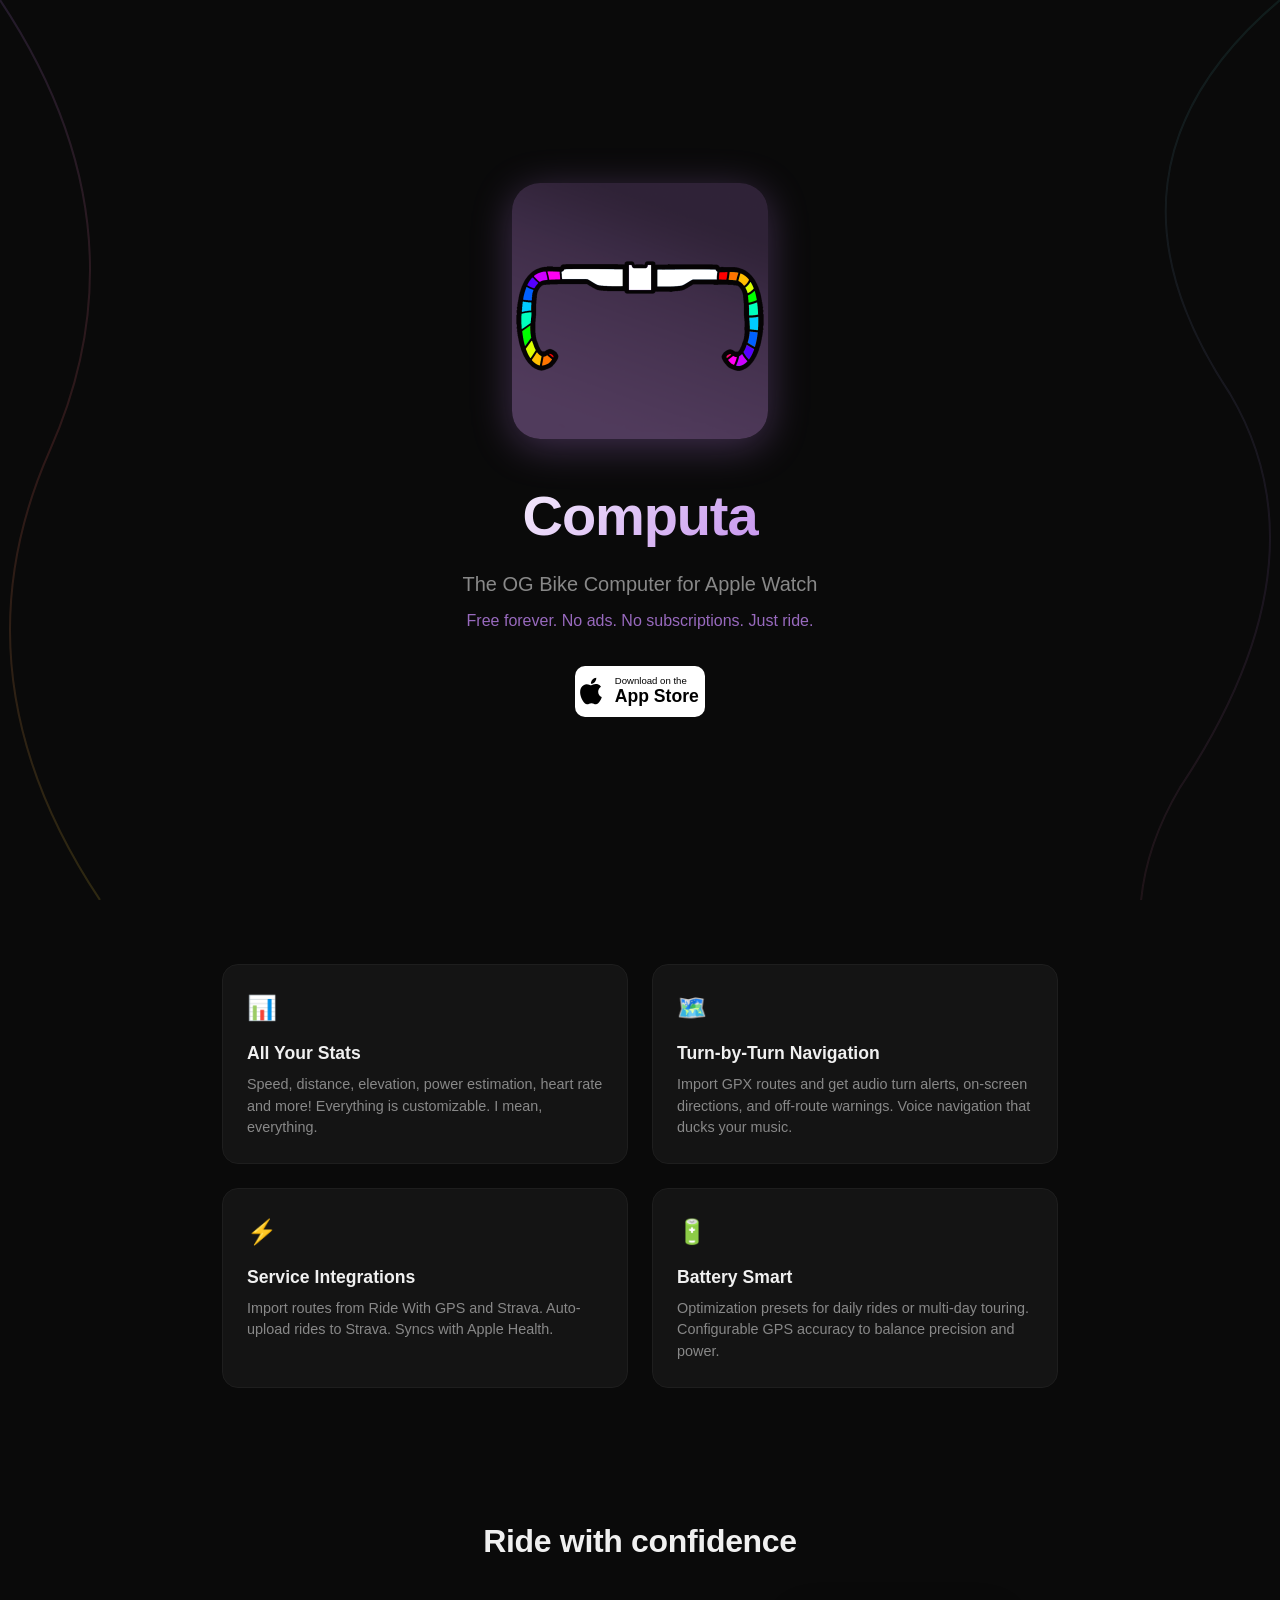
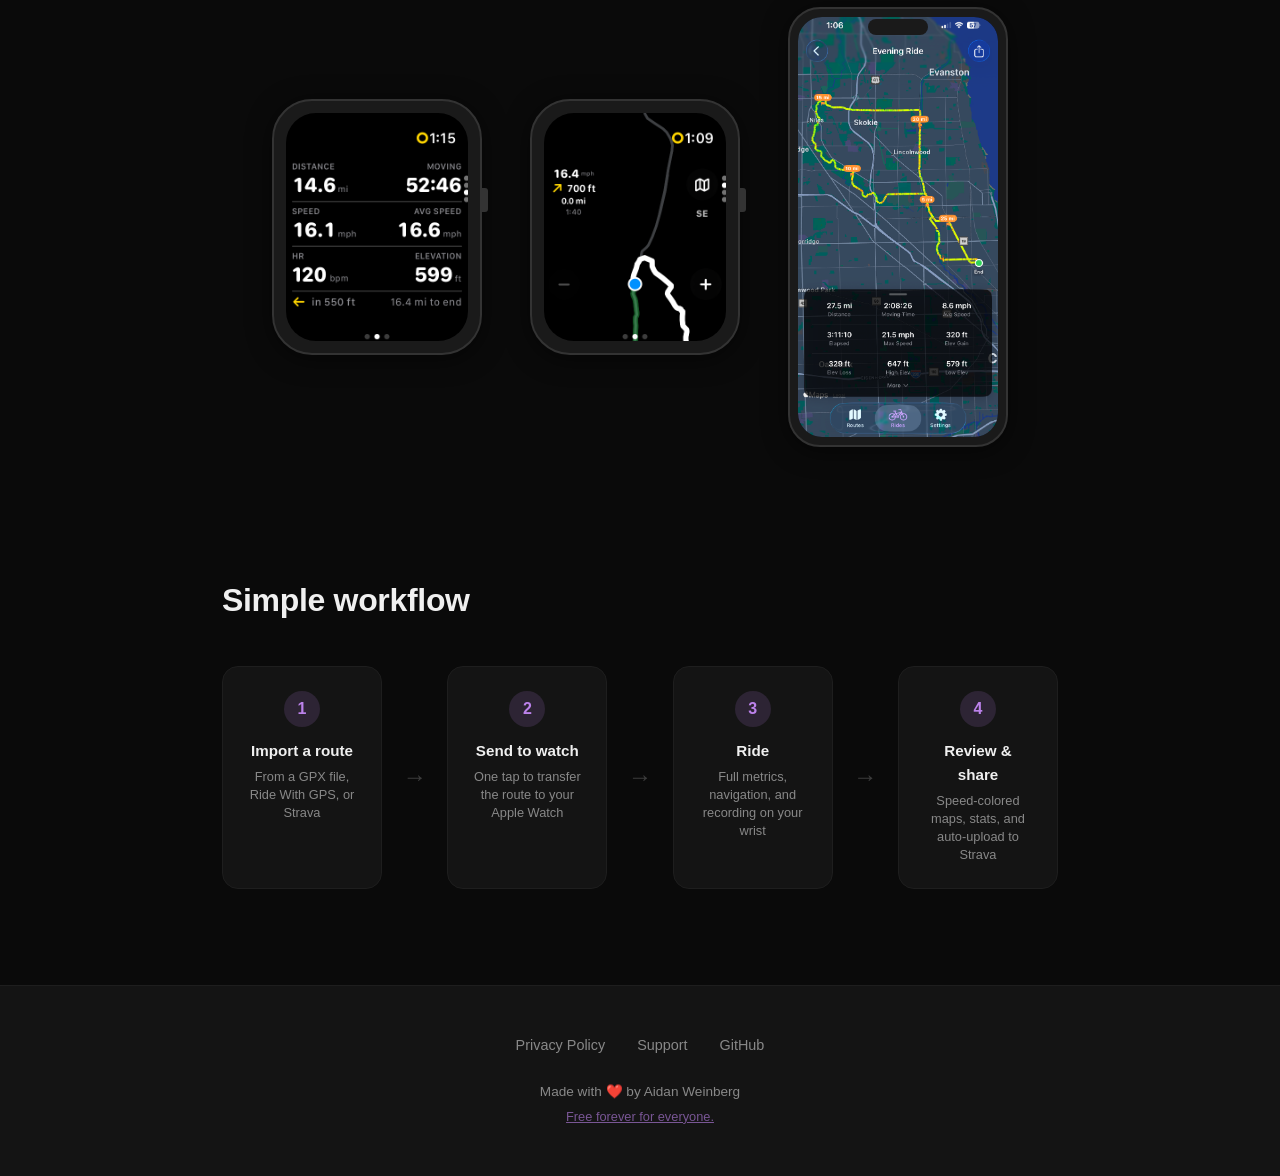
<file: index.html>
<!DOCTYPE html>
<html lang="en">

<head>
  <meta charset="UTF-8">
  <meta name="viewport" content="width=device-width, initial-scale=1.0">
  <title>Computa — OG Bike Computer</title>
  <link rel="icon" type="image/png" href="icon.png">
  <link rel="stylesheet" href="style.css">
</head>

<body>
  <!-- Decorative route lines -->
  <svg class="route-line route-line-1" viewBox="0 0 400 800" preserveAspectRatio="none">
    <path d="M 50 0 Q 200 200 100 400 Q 0 600 150 800" stroke="url(#routeGrad1)" stroke-width="2" fill="none"
      opacity="0.15" />
    <defs>
      <linearGradient id="routeGrad1" x1="0" y1="0" x2="0" y2="1">
        <stop offset="0%" stop-color="#bc82eb" />
        <stop offset="50%" stop-color="#ff6b6b" />
        <stop offset="100%" stop-color="#ffd93d" />
      </linearGradient>
    </defs>
  </svg>
  <svg class="route-line route-line-2" viewBox="0 0 400 800" preserveAspectRatio="none">
    <path d="M 350 0 Q 150 150 300 350 Q 400 500 250 700 Q 150 850 300 1000" stroke="url(#routeGrad2)" stroke-width="2"
      fill="none" opacity="0.1" />
    <defs>
      <linearGradient id="routeGrad2" x1="0" y1="0" x2="0" y2="1">
        <stop offset="0%" stop-color="#4ecdc4" />
        <stop offset="50%" stop-color="#bc82eb" />
        <stop offset="100%" stop-color="#ff6b6b" />
      </linearGradient>
    </defs>
  </svg>

  <!-- Hero -->
  <header class="hero">
    <div class="hero-content">
      <img src="icon.png" alt="Computa app icon" class="app-icon">
      <h1>Computa</h1>
      <p class="tagline">The OG Bike Computer for Apple Watch</p>
      <p class="subtitle">Free forever. No ads. No subscriptions. Just ride.</p>
      <a href="#" class="app-store-badge">
        <!-- Replace with actual App Store badge when available -->
        <div class="badge-placeholder">
          <svg width="32" height="32" viewBox="0 0 24 24" fill="black">
            <path
              d="M18.71 19.5c-.83 1.24-1.71 2.45-3.05 2.47-1.34.03-1.77-.79-3.29-.79-1.53 0-2 .77-3.27.82-1.31.05-2.3-1.32-3.14-2.53C4.25 17 2.94 12.45 4.7 9.39c.87-1.52 2.43-2.48 4.12-2.51 1.28-.02 2.5.87 3.29.87.78 0 2.26-1.07 3.8-.91.65.03 2.47.26 3.64 1.98-.09.06-2.17 1.28-2.15 3.81.03 3.02 2.65 4.03 2.68 4.04-.03.07-.42 1.44-1.38 2.83M13 3.5c.73-.83 1.94-1.46 2.94-1.5.13 1.17-.34 2.35-1.04 3.19-.69.85-1.83 1.51-2.95 1.42-.15-1.15.41-2.35 1.05-3.11z" />
          </svg>
          <div>
            <span class="badge-small">Download on the</span>
            <span class="badge-large">App Store</span>
          </div>
        </div>
      </a>
    </div>
  </header>

  <!-- Features -->
  <section class="features">
    <div class="feature-grid">
      <div class="feature">
        <div class="feature-icon">&#x1F4CA;&#xFE0F;</div>
        <h3>All Your Stats</h3>
        <p>Speed, distance, elevation, power estimation, heart rate and more!
          Everything is customizable. I mean, everything.
        </p>
      </div>
      <div class="feature">
        <div class="feature-icon">&#x1F5FA;&#xFE0F;</div>
        <h3>Turn-by-Turn Navigation</h3>
        <p>Import GPX routes and get audio turn alerts, on-screen directions, and off-route warnings. Voice navigation
          that ducks your music.</p>
      </div>
      <div class="feature">
        <div class="feature-icon">&#x26A1;</div>
        <h3>Service Integrations</h3>
        <p>Import routes from Ride With GPS and Strava. Auto-upload rides to Strava. Syncs with Apple Health.</p>
      </div>
      <div class="feature">
        <div class="feature-icon">&#x1F50B;</div>
        <h3>Battery Smart</h3>
        <p>Optimization presets for daily rides or multi-day touring. Configurable GPS accuracy to balance precision and
          power.</p>
      </div>
    </div>
  </section>

  <!-- Device Preview -->
  <section class="preview">
    <h2>Ride with confidence</h2>
    <div class="device-row">
      <div class="watch-frame">
        <div class="watch-bezel">
          <div class="watch-screen">
            <img src="watch-stat.png" alt="Watch metrics page showing speed, distance, elevation, and heart rate">
          </div>
        </div>
        <div class="watch-crown"></div>
      </div>

      <div class="watch-frame">
        <div class="watch-bezel">
          <div class="watch-screen">
            <img src="watch-map.png" alt="Watch map with turn-by-turn navigation">
          </div>
        </div>
        <div class="watch-crown"></div>
      </div>

      <div class="phone-frame">
        <div class="phone-notch"></div>
        <div class="phone-screen">
          <img src="phone.png" alt="iPhone ride detail view with speed-colored route map">
        </div>
      </div>
    </div>
  </section>

  <!-- How it works -->
  <section class="how-it-works">
    <h2>Simple workflow</h2>
    <div class="steps">
      <div class="step">
        <div class="step-number">1</div>
        <h3>Import a route</h3>
        <p>From a GPX file, Ride With GPS, or Strava</p>
      </div>
      <div class="step-arrow">&rarr;</div>
      <div class="step">
        <div class="step-number">2</div>
        <h3>Send to watch</h3>
        <p>One tap to transfer the route to your Apple Watch</p>
      </div>
      <div class="step-arrow">&rarr;</div>
      <div class="step">
        <div class="step-number">3</div>
        <h3>Ride</h3>
        <p>Full metrics, navigation, and recording on your wrist</p>
      </div>
      <div class="step-arrow">&rarr;</div>
      <div class="step">
        <div class="step-number">4</div>
        <h3>Review & share</h3>
        <p>Speed-colored maps, stats, and auto-upload to Strava</p>
      </div>
    </div>
  </section>

  <!-- Footer -->
  <footer>
    <div class="footer-content">
      <div class="footer-links">
        <a href="privacy.html">Privacy Policy</a>
        <a href="support.html">Support</a>
        <a href="https://github.com/Aidan3445/OG-Bike-Computer">GitHub</a>
      </div>
      <p class="footer-note">Made with &#x2764;&#xFE0F; by Aidan Weinberg</p>
      <a class="footer-free" href="https://www.buymeacoffee.com/aidanweinberg" target="_blank"
        rel="noopener noreferrer">
        Free forever for everyone.
      </a>
    </div>
  </footer>
</body>

</html>
</file>
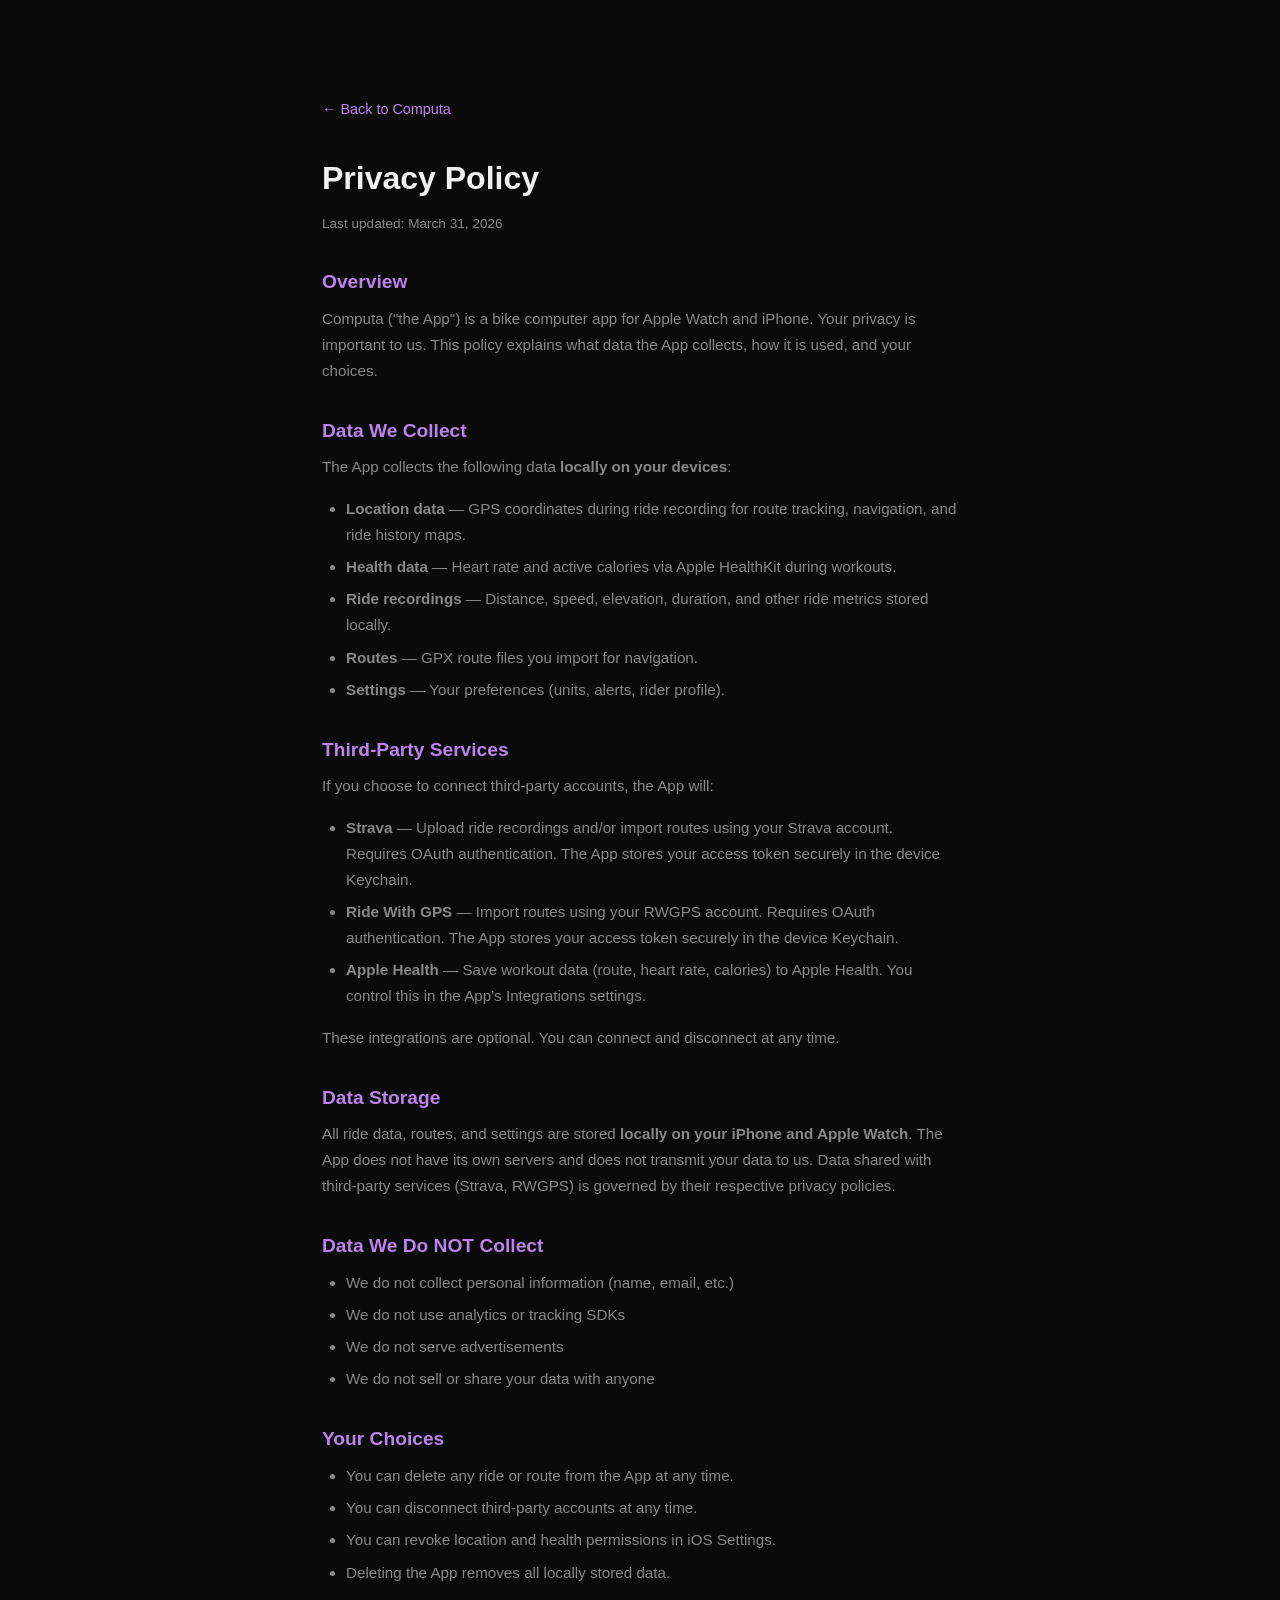
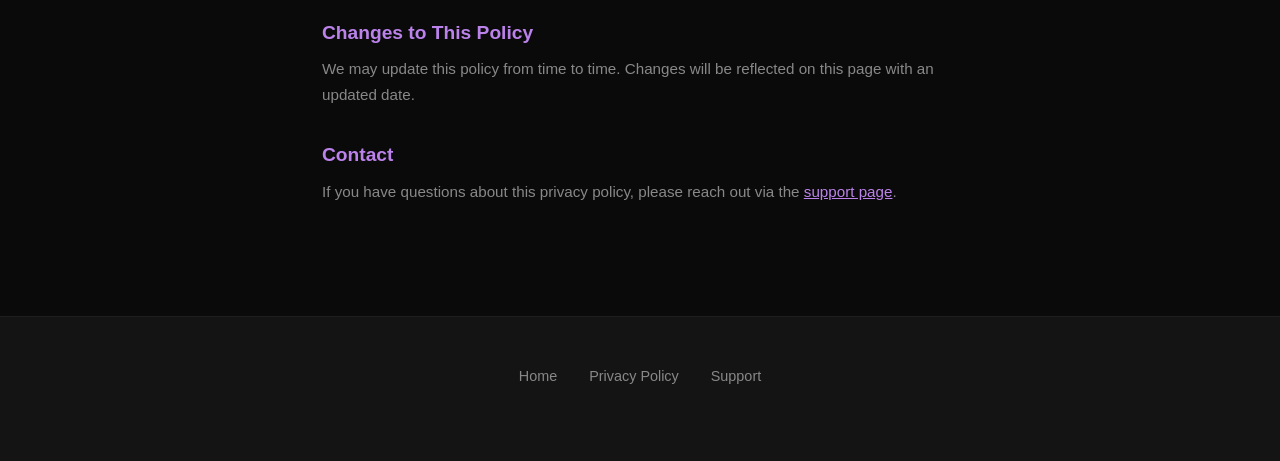
<file: privacy.html>
<!DOCTYPE html>
<html lang="en">

<head>
  <meta charset="UTF-8">
  <meta name="viewport" content="width=device-width, initial-scale=1.0">
  <title>Privacy Policy — Computa</title>
  <link rel="icon" type="image/png" href="icon.png">
  <link rel="stylesheet" href="style.css">
  <style>
    .policy {
      max-width: 700px;
      margin: 0 auto;
      padding: 6rem 2rem 4rem;
      position: relative;
      z-index: 1;
    }

    .policy h1 {
      font-size: 2rem;
      margin-bottom: 0.5rem;
    }

    .policy .updated {
      color: var(--text-dim);
      font-size: 0.85rem;
      margin-bottom: 2rem;
    }

    .policy h2 {
      font-size: 1.2rem;
      margin-top: 2rem;
      margin-bottom: 0.5rem;
      color: var(--accent);
    }

    .policy p,
    .policy ul {
      color: var(--text-dim);
      font-size: 0.95rem;
      line-height: 1.7;
      margin-bottom: 1rem;
    }

    .policy ul {
      padding-left: 1.5rem;
    }

    .policy li {
      margin-bottom: 0.4rem;
    }

    .back-link {
      display: inline-block;
      margin-bottom: 2rem;
      color: var(--accent);
      text-decoration: none;
      font-size: 0.9rem;
    }

    .back-link:hover {
      text-decoration: underline;
    }
  </style>
</head>

<body>
  <div class="policy">
    <a href="index.html" class="back-link">&larr; Back to Computa</a>
    <h1>Privacy Policy</h1>
    <p class="updated">Last updated: March 31, 2026</p>

    <h2>Overview</h2>
    <p>Computa ("the App") is a bike computer app for Apple Watch and iPhone. Your privacy is important to us. This
      policy explains what data the App collects, how it is used, and your choices.</p>

    <h2>Data We Collect</h2>
    <p>The App collects the following data <strong>locally on your devices</strong>:</p>
    <ul>
      <li><strong>Location data</strong> — GPS coordinates during ride recording for route tracking, navigation, and
        ride history maps.</li>
      <li><strong>Health data</strong> — Heart rate and active calories via Apple HealthKit during workouts.</li>
      <li><strong>Ride recordings</strong> — Distance, speed, elevation, duration, and other ride metrics stored
        locally.</li>
      <li><strong>Routes</strong> — GPX route files you import for navigation.</li>
      <li><strong>Settings</strong> — Your preferences (units, alerts, rider profile).</li>
    </ul>

    <h2>Third-Party Services</h2>
    <p>If you choose to connect third-party accounts, the App will:</p>
    <ul>
      <li><strong>Strava</strong> — Upload ride recordings and/or import routes using your Strava account. Requires
        OAuth authentication. The App stores your access token securely in the device Keychain.</li>
      <li><strong>Ride With GPS</strong> — Import routes using your RWGPS account. Requires OAuth authentication. The
        App stores your access token securely in the device Keychain.</li>
      <li><strong>Apple Health</strong> — Save workout data (route, heart rate, calories) to Apple Health. You control
        this in the App's Integrations settings.</li>
    </ul>
    <p>These integrations are optional. You can connect and disconnect at any time.</p>

    <h2>Data Storage</h2>
    <p>All ride data, routes, and settings are stored <strong>locally on your iPhone and Apple Watch</strong>. The App
      does not have its own servers and does not transmit your data to us. Data shared with third-party services
      (Strava, RWGPS) is governed by their respective privacy policies.</p>

    <h2>Data We Do NOT Collect</h2>
    <ul>
      <li>We do not collect personal information (name, email, etc.)</li>
      <li>We do not use analytics or tracking SDKs</li>
      <li>We do not serve advertisements</li>
      <li>We do not sell or share your data with anyone</li>
    </ul>

    <h2>Your Choices</h2>
    <ul>
      <li>You can delete any ride or route from the App at any time.</li>
      <li>You can disconnect third-party accounts at any time.</li>
      <li>You can revoke location and health permissions in iOS Settings.</li>
      <li>Deleting the App removes all locally stored data.</li>
    </ul>

    <h2>Changes to This Policy</h2>
    <p>We may update this policy from time to time. Changes will be reflected on this page with an updated date.</p>

    <h2>Contact</h2>
    <p>If you have questions about this privacy policy, please reach out via the <a href="support.html"
        style="color: var(--accent);">support page</a>.</p>
  </div>

  <footer>
    <div class="footer-content">
      <div class="footer-links">
        <a href="index.html">Home</a>
        <a href="privacy.html">Privacy Policy</a>
        <a href="support.html">Support</a>
      </div>
    </div>
  </footer>
</body>

</html>
</file>
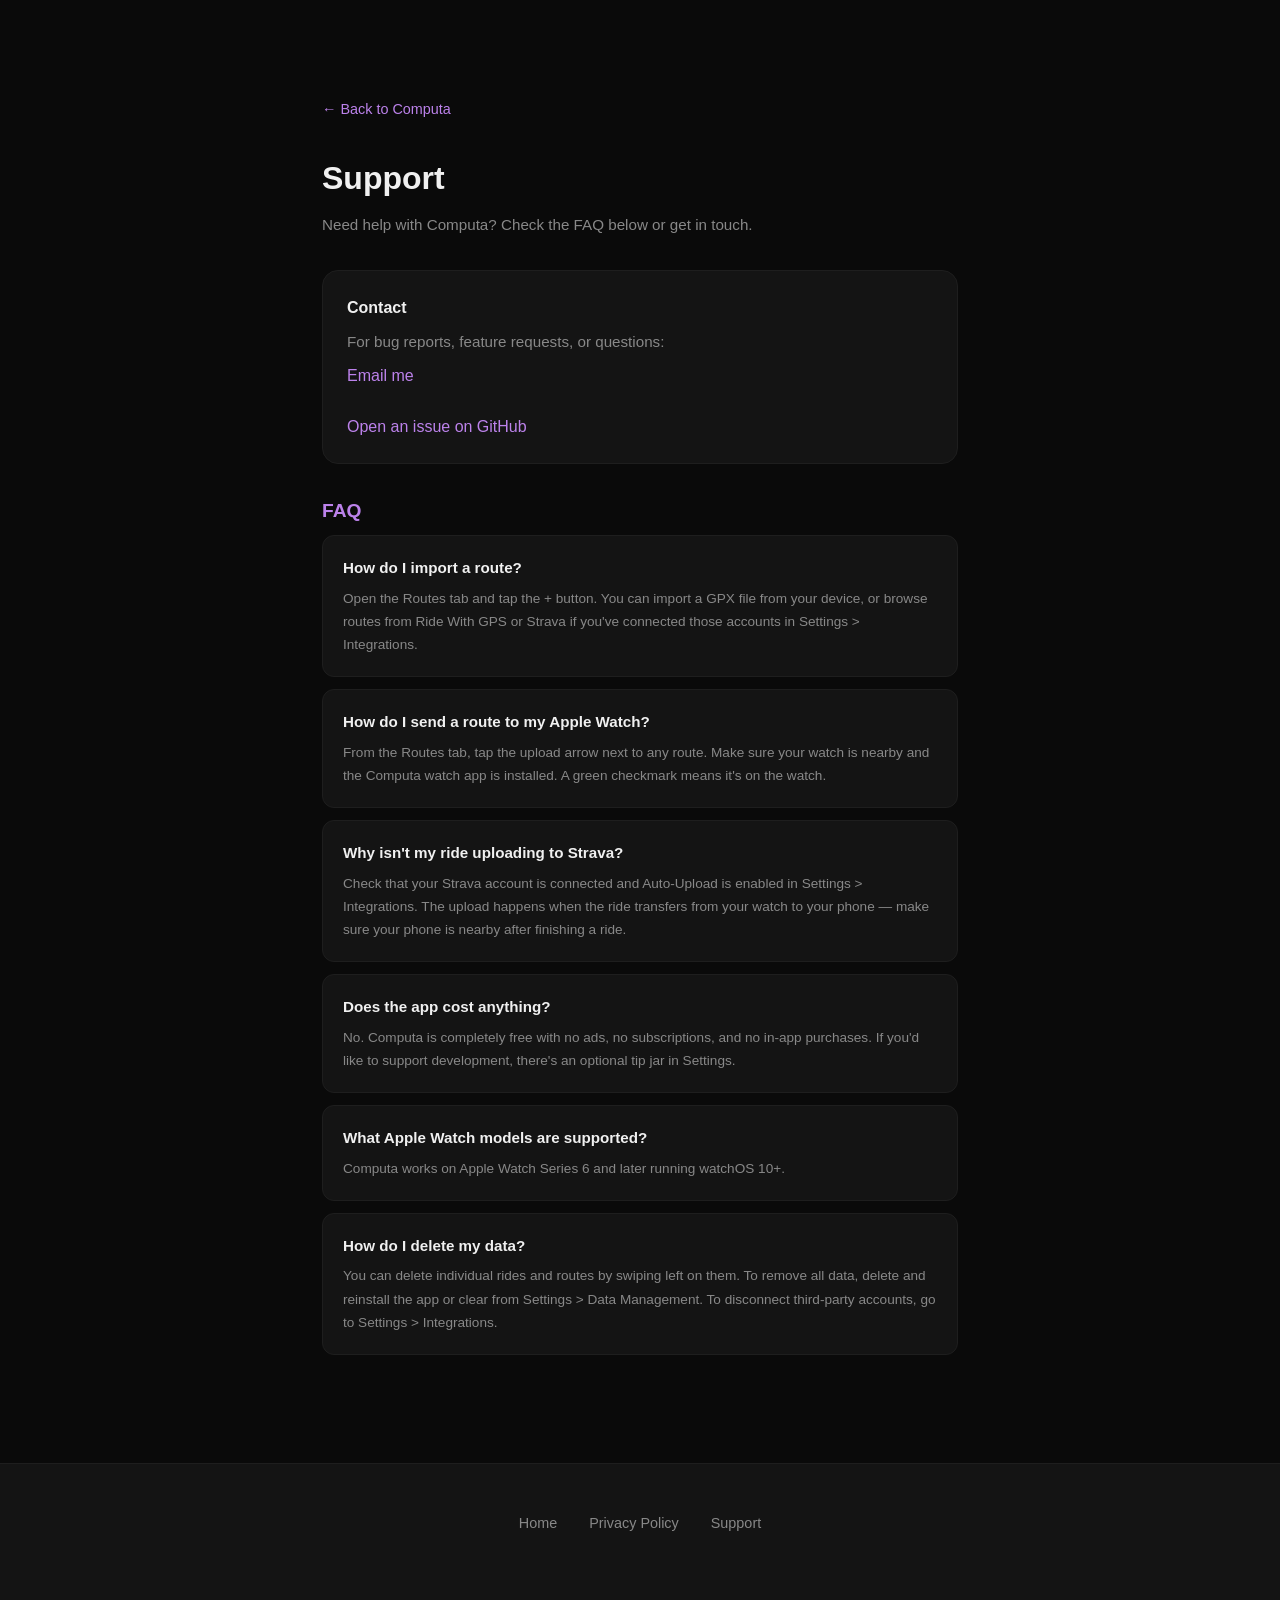
<file: support.html>
<!DOCTYPE html>
<html lang="en">

<head>
  <meta charset="UTF-8">
  <meta name="viewport" content="width=device-width, initial-scale=1.0">
  <title>Support — Computa</title>
  <link rel="icon" type="image/png" href="icon.png">
  <link rel="stylesheet" href="style.css">
  <style>
    .support {
      max-width: 700px;
      margin: 0 auto;
      padding: 6rem 2rem 4rem;
      position: relative;
      z-index: 1;
    }

    .support h1 {
      font-size: 2rem;
      margin-bottom: 0.5rem;
    }

    .support .intro {
      color: var(--text-dim);
      font-size: 0.95rem;
      margin-bottom: 2rem;
      line-height: 1.7;
    }

    .support h2 {
      font-size: 1.2rem;
      margin-top: 2rem;
      margin-bottom: 0.5rem;
      color: var(--accent);
    }

    .support p {
      color: var(--text-dim);
      font-size: 0.95rem;
      line-height: 1.7;
      margin-bottom: 1rem;
    }

    .support a {
      color: var(--accent);
    }

    .contact-card {
      background: var(--surface);
      border: 1px solid var(--surface-2);
      border-radius: 16px;
      padding: 1.5rem;
      margin: 1.5rem 0;
    }

    .contact-card h3 {
      font-size: 1rem;
      margin-bottom: 0.5rem;
    }

    .contact-card p {
      margin-bottom: 0.5rem;
    }

    .contact-link {
      display: inline-flex;
      align-items: center;
      gap: 0.5rem;
      color: var(--accent);
      text-decoration: none;
      font-weight: 500;
      transition: opacity 0.2s;
    }

    .contact-link:hover {
      opacity: 0.8;
    }

    .back-link {
      display: inline-block;
      margin-bottom: 2rem;
      color: var(--accent);
      text-decoration: none;
      font-size: 0.9rem;
    }

    .back-link:hover {
      text-decoration: underline;
    }

    .faq-item {
      background: var(--surface);
      border: 1px solid var(--surface-2);
      border-radius: 12px;
      padding: 1.25rem;
      margin-bottom: 0.75rem;
    }

    .faq-item h3 {
      font-size: 0.95rem;
      margin-bottom: 0.4rem;
    }

    .faq-item p {
      font-size: 0.85rem;
      margin-bottom: 0;
    }
  </style>
</head>

<body>
  <div class="support">
    <a href="index.html" class="back-link">&larr; Back to Computa</a>
    <h1>Support</h1>
    <p class="intro">Need help with Computa? Check the FAQ below or get in touch.</p>

    <div class="contact-card">
      <h3>Contact</h3>
      <p>For bug reports, feature requests, or questions:</p>
      <a href="mailto:aidanhweinberg@gmail.com" class="contact-link">
        Email me
      </a>
      <br><br>
      <a href="https://github.com/Aidan3445/OG-Bike-Computer/issues" class="contact-link">
        Open an issue on GitHub
      </a>
    </div>

    <h2>FAQ</h2>

    <div class="faq-item">
      <h3>How do I import a route?</h3>
      <p>Open the Routes tab and tap the + button. You can import a GPX file from your device, or browse routes from
        Ride With GPS or Strava if you've connected those accounts in Settings &gt; Integrations.</p>
    </div>

    <div class="faq-item">
      <h3>How do I send a route to my Apple Watch?</h3>
      <p>From the Routes tab, tap the upload arrow next to any route. Make sure your watch is nearby and the Computa
        watch app is installed. A green checkmark means it's on the watch.</p>
    </div>

    <div class="faq-item">
      <h3>Why isn't my ride uploading to Strava?</h3>
      <p>Check that your Strava account is connected and Auto-Upload is enabled in Settings &gt; Integrations. The
        upload happens when the ride transfers from your watch to your phone — make sure your phone is nearby after
        finishing a ride.</p>
    </div>

    <div class="faq-item">
      <h3>Does the app cost anything?</h3>
      <p>No. Computa is completely free with no ads, no subscriptions, and no in-app purchases. If you'd like to support
        development, there's an optional tip jar in Settings.</p>
    </div>

    <div class="faq-item">
      <h3>What Apple Watch models are supported?</h3>
      <p>Computa works on Apple Watch Series 6 and later running watchOS 10+.</p>
    </div>

    <div class="faq-item">
      <h3>How do I delete my data?</h3>
      <p>You can delete individual rides and routes by swiping left on them. To remove all data, delete and reinstall
        the app or clear from Settings &gt; Data Management. To disconnect third-party accounts, go to Settings &gt; Integrations.</p>
    </div>
  </div>

  <footer>
    <div class="footer-content">
      <div class="footer-links">
        <a href="index.html">Home</a>
        <a href="privacy.html">Privacy Policy</a>
        <a href="support.html">Support</a>
      </div>
    </div>
  </footer>
</body>

</html>
</file>
<file: style.css>
/* === Reset & Base === */
*, *::before, *::after {
    margin: 0;
    padding: 0;
    box-sizing: border-box;
}

:root {
    --accent: #bc82eb;
    --accent-dim: rgba(188, 130, 235, 0.15);
    --bg: #0a0a0a;
    --surface: #141414;
    --surface-2: #1e1e1e;
    --text: #f0f0f0;
    --text-dim: #888;
    --rainbow-1: #ff6b6b;
    --rainbow-2: #ffd93d;
    --rainbow-3: #6bcb77;
    --rainbow-4: #4ecdc4;
    --rainbow-5: #bc82eb;
}

html {
    scroll-behavior: smooth;
}

body {
    font-family: -apple-system, BlinkMacSystemFont, 'SF Pro Display', 'Helvetica Neue', sans-serif;
    background: var(--bg);
    color: var(--text);
    line-height: 1.6;
    overflow-x: hidden;
    position: relative;
}

/* === Decorative Route Lines === */
.route-line {
    position: fixed;
    top: 0;
    height: 100vh;
    width: 400px;
    pointer-events: none;
    z-index: 0;
}

.route-line-1 {
    left: -50px;
}

.route-line-2 {
    right: -50px;
}

/* === Hero === */
.hero {
    min-height: 100vh;
    display: flex;
    align-items: center;
    justify-content: center;
    text-align: center;
    position: relative;
    z-index: 1;
    padding: 2rem;
}

.hero-content {
    max-width: 600px;
}

.app-icon {
    width: 256px;
    height: 256px;
    border-radius: 28px;
    box-shadow: 0 8px 40px rgba(188, 130, 235, 0.3);
    margin-bottom: 1.5rem;
}

.hero h1 {
    font-size: 3.5rem;
    font-weight: 700;
    letter-spacing: -0.02em;
    background: linear-gradient(135deg, #fff 0%, var(--accent) 100%);
    -webkit-background-clip: text;
    -webkit-text-fill-color: transparent;
    background-clip: text;
}

.tagline {
    font-size: 1.25rem;
    color: var(--text-dim);
    margin-top: 0.5rem;
}

.subtitle {
    font-size: 1rem;
    color: var(--accent);
    margin-top: 0.5rem;
    opacity: 0.8;
}

.app-store-badge {
    display: inline-block;
    margin-top: 2rem;
    text-decoration: none;
}

.badge-placeholder {
    display: flex;
    align-items: center;
    gap: 0.5rem;
    background: #fff;
    color: #000;
    padding: 0.6rem 0.4rem 0.6rem 0rem;
    border-radius: 10px;
    transition: transform 0.2s;
}

.badge-placeholder:hover {
    transform: scale(1.05);
}

.badge-small {
    display: block;
    font-size: 0.6rem;
    line-height: 1;
    text-align: left;
}

.badge-large {
    display: block;
    font-size: 1.1rem;
    font-weight: 600;
    line-height: 1.2;
}

/* === Features === */
.features {
    position: relative;
    z-index: 1;
    padding: 4rem 2rem;
    max-width: 900px;
    margin: 0 auto;
}

.feature-grid {
    display: grid;
    grid-template-columns: repeat(2, 1fr);
    gap: 1.5rem;
}

.feature {
    background: var(--surface);
    border: 1px solid var(--surface-2);
    border-radius: 16px;
    padding: 1.5rem;
    transition: border-color 0.3s;
}

.feature:hover {
    border-color: var(--accent);
}

.feature-icon {
    font-size: 1.5rem;
    margin-bottom: 0.75rem;
}

.feature h3 {
    font-size: 1.1rem;
    font-weight: 600;
    margin-bottom: 0.4rem;
}

.feature p {
    font-size: 0.9rem;
    color: var(--text-dim);
    line-height: 1.5;
}

/* === Device Preview === */
.preview {
    position: relative;
    z-index: 1;
    padding: 4rem 2rem;
    text-align: center;
}

.preview h2, .how-it-works h2 {
    font-size: 2rem;
    font-weight: 700;
    margin-bottom: 2.5rem;
    letter-spacing: -0.01em;
}

.device-row {
    display: flex;
    align-items: center;
    justify-content: center;
    gap: 3rem;
    flex-wrap: wrap;
}

/* Watch frame */
.watch-frame {
    position: relative;
}

.watch-bezel {
    width: 210px;
    height: 256px;
    background: #1a1a1a;
    border-radius: 40px;
    padding: 12px;
    border: 2px solid #333;
    box-shadow: 0 4px 24px rgba(0,0,0,0.5);
}

.watch-screen {
    width: 100%;
    height: 100%;
    background: #000;
    border-radius: 30px;
    display: flex;
    align-items: center;
    justify-content: center;
    overflow: hidden;
}

.watch-screen img {
    width: 100%;
    height: 100%;
    object-fit: cover;
}

.watch-crown {
    position: absolute;
    right: -6px;
    top: 35%;
    width: 6px;
    height: 24px;
    background: #333;
    border-radius: 0 3px 3px 0;
}

/* Phone frame */
.phone-frame {
    width: 220px;
    height: 440px;
    background: #1a1a1a;
    border-radius: 32px;
    padding: 8px 8px 8px 8px;
    border: 2px solid #333;
    box-shadow: 0 4px 24px rgba(0,0,0,0.5);
    position: relative;
    display: flex;
    flex-direction: column;
}

.phone-notch {
    width: 60px;
    height: 16px;
    background: #1a1a1a;
    border-radius: 12px;
    margin: 0 auto;
    position: relative;
    z-index: 2;
    transform: translateY(2px);
}

.phone-screen {
    flex: 1;
    background: #000;
    border-radius: 24px;
    display: flex;
    align-items: center;
    justify-content: center;
    margin-top: -16px;
    overflow: hidden;
}

.phone-screen img {
    width: 100%;
    object-fit: contain;
    object-position: top;
}

/* Placeholder content for device screens */
.placeholder-content {
    display: flex;
    flex-direction: column;
    align-items: center;
    gap: 0.5rem;
    padding: 1rem;
    text-align: center;
}

.placeholder-label {
    font-size: 0.7rem;
    font-weight: 600;
    color: var(--accent);
    text-transform: uppercase;
    letter-spacing: 0.05em;
}

.placeholder-detail {
    font-size: 0.6rem;
    color: var(--text-dim);
    line-height: 1.4;
}

/* === How It Works === */
.how-it-works {
    position: relative;
    z-index: 1;
    padding: 4rem 2rem;
    max-width: 900px;
    margin: 0 auto;
}

.steps {
    display: grid;
    align-items: center;
    justify-content: center;
    gap: 1rem;
    grid-template-columns: repeat(7, 1fr);
}

.step {
    background: var(--surface);
    border: 1px solid var(--surface-2);
    border-radius: 16px;
    padding: 1.5rem;
    text-align: center;
    width: 160px;
    transition: border-color 0.3s;
    height: 100%;
}

.step:hover {
    border-color: var(--accent);
}

.step-number {
    width: 36px;
    height: 36px;
    line-height: 36px;
    border-radius: 50%;
    background: var(--accent-dim);
    color: var(--accent);
    font-weight: 700;
    font-size: 1rem;
    margin: 0 auto 0.75rem;
}

.step h3 {
    font-size: 0.95rem;
    font-weight: 600;
    margin-bottom: 0.3rem;
}

.step p {
    font-size: 0.8rem;
    color: var(--text-dim);
    line-height: 1.4;
}

.step-arrow {
    font-size: 1.5rem;
    color: var(--text-dim);
    opacity: 0.4;
    margin: 0 auto;
}

/* === Footer === */
footer {
    position: relative;
    z-index: 1;
    padding: 3rem 2rem;
    border-top: 1px solid var(--surface-2);
    margin-top: 2rem;
    background: var(--surface);
}

.footer-content {
    max-width: 600px;
    margin: 0 auto;
    text-align: center;
}

.footer-links {
    display: flex;
    justify-content: center;
    gap: 2rem;
    margin-bottom: 1.5rem;
}

.footer-links a {
    color: var(--text-dim);
    text-decoration: none;
    font-size: 0.9rem;
    transition: color 0.2s;
}

.footer-links a:hover {
    color: var(--accent);
}

.footer-note {
    font-size: 0.85rem;
    color: var(--text-dim);
}

.footer-free {
    font-size: 0.8rem;
    color: var(--accent);
    opacity: 0.6;
    margin-top: 0.25rem;
}

/* === Responsive === */
@media (max-width: 700px) {
    .hero h1 {
        font-size: 2.5rem;
    }

    .feature-grid {
        grid-template-columns: 1fr;
    }

    .device-row {
        gap: 2rem;
    }

    .steps {
        flex-direction: column;
    }

    .step-arrow {
        transform: rotate(90deg);
    }

    .step {
        width: 100%;
        max-width: 280px;
    }

    .route-line {
        display: none;
    }
}
</file>
